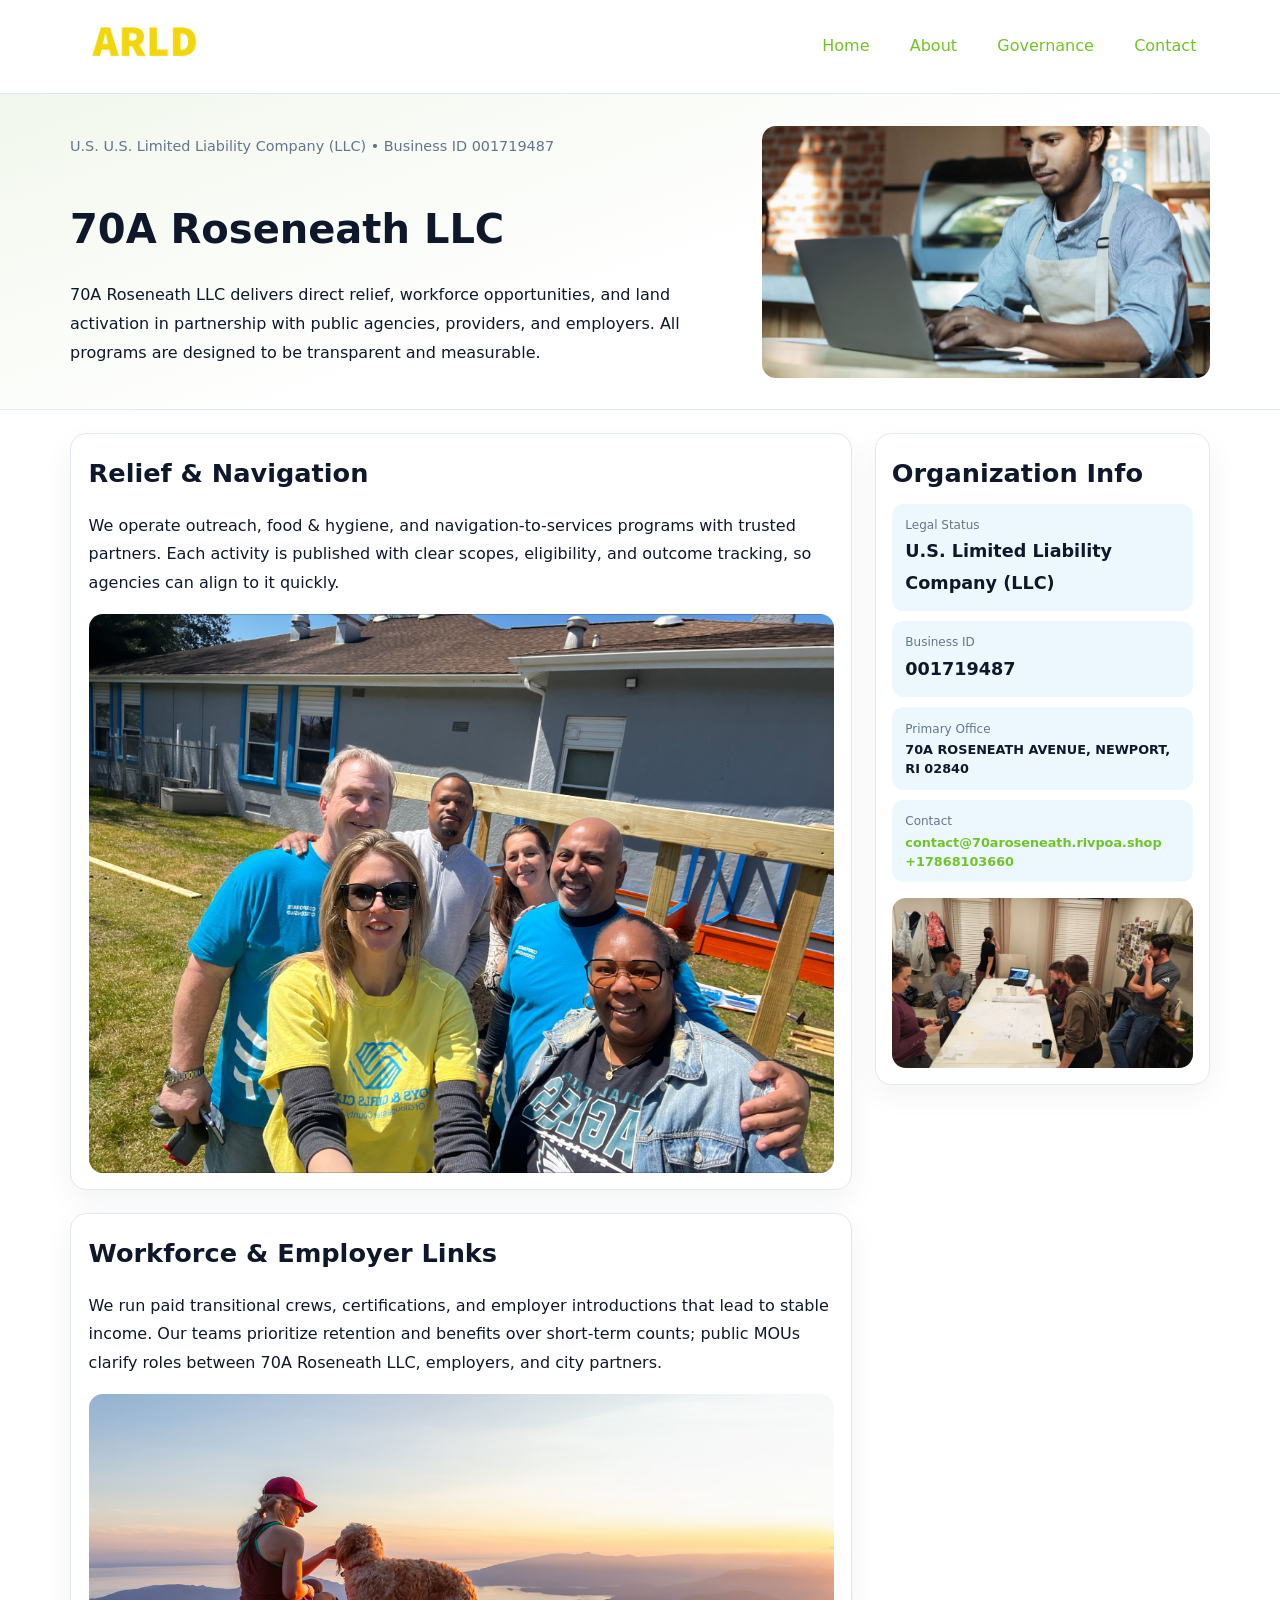
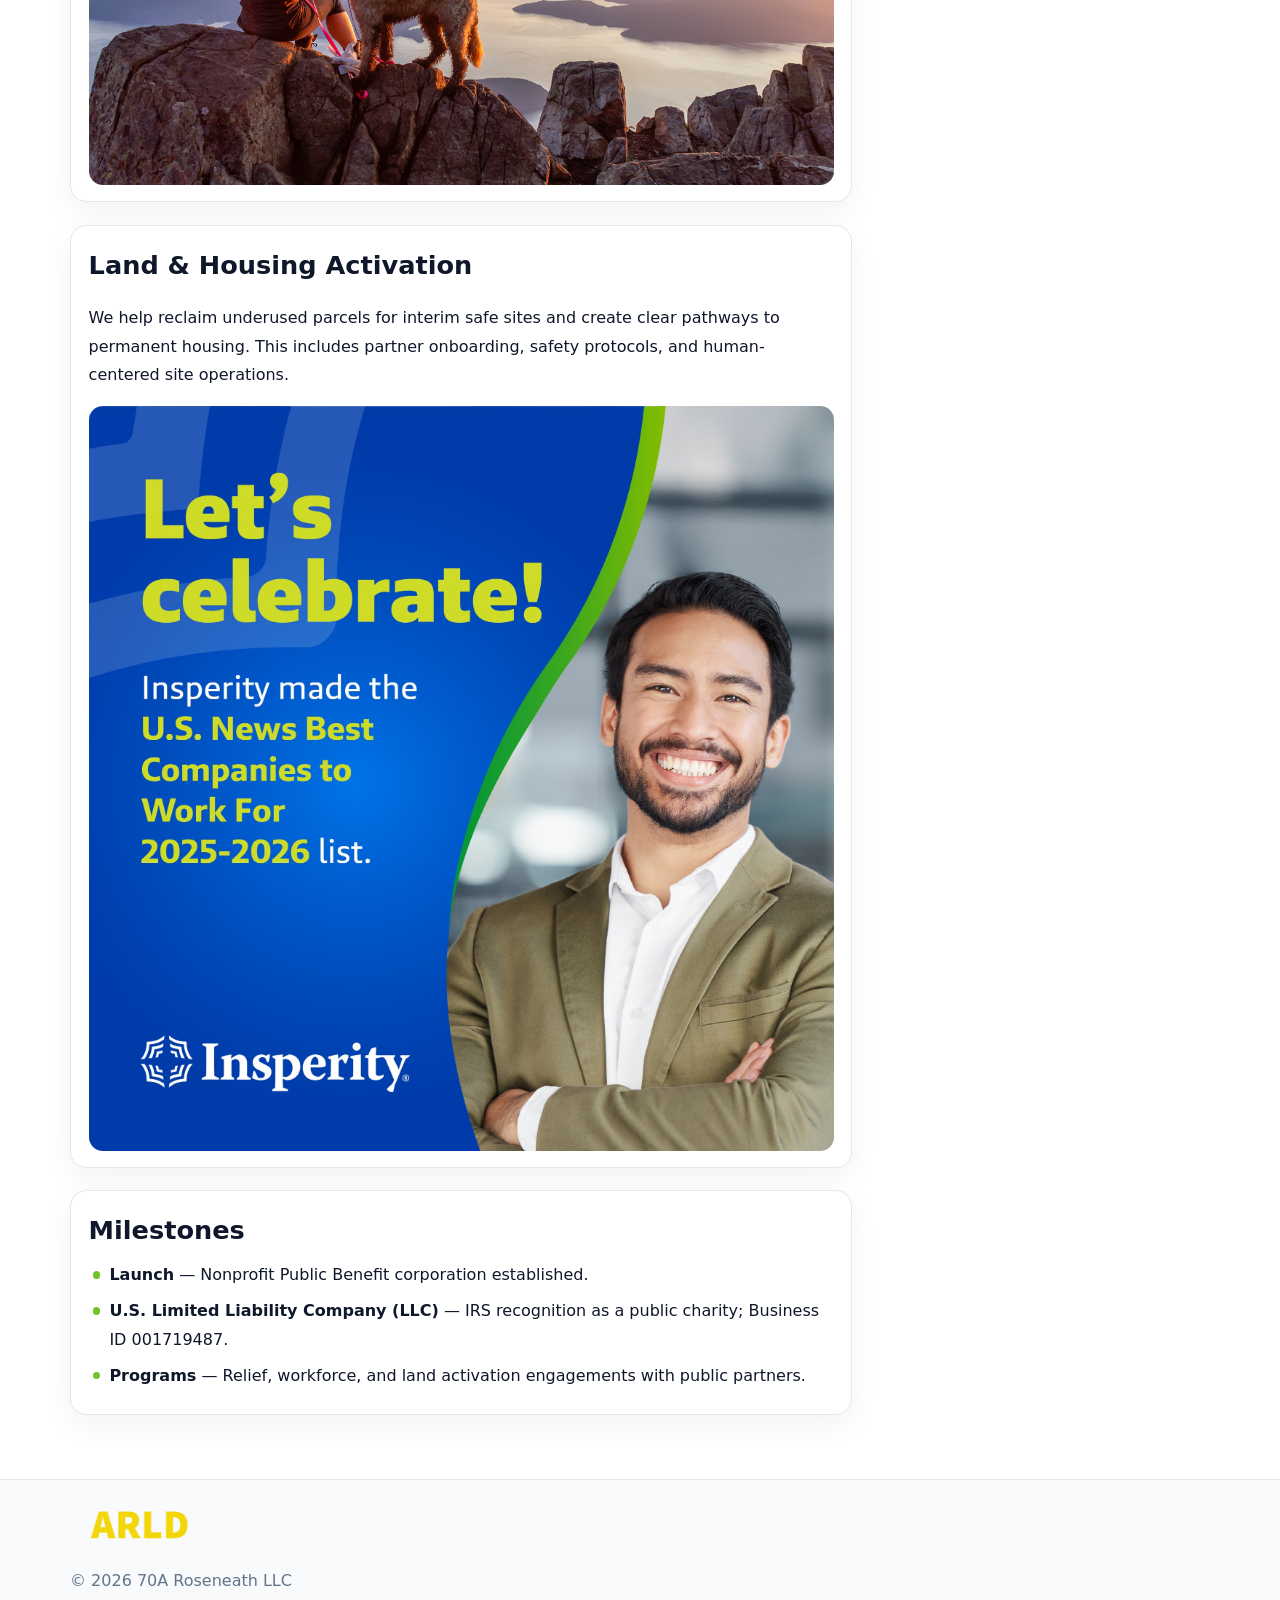
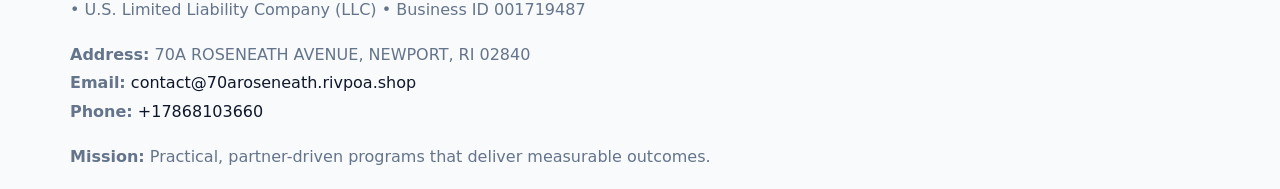
<file: index.html>
<!doctype html><html lang="en"><head>
<meta charset="utf-8">
<meta name="viewport" content="width=device-width,initial-scale=1">
<title>70A Roseneath LLC – Nonprofit • 2025</title>
<link rel="stylesheet" href="assets/styles.css">
<link rel="icon" href="images/logo.png">
<meta name="data-ein" content="001719487">
<meta name="data-name" content="70A Roseneath LLC">
<meta name="data-email" content="contact@70aroseneath.rivpoa.shop">
<meta name="data-phone" content="+17868103660">
<meta name="data-address" content="70A ROSENEATH AVENUE, NEWPORT, RI 02840">
<meta name="data-map" content="70A+ROSENEATH+AVENUE,+NEWPORT,+RI+02840">
  <meta name="description" content="Dedicated to community services, education, and direct relief, 70A Roseneath LLC collaborates with neighbors and partners to deliver practical help and long-term impact.">
<meta name="facebook-domain-verification" content="tezzjgw5nt0xb2oqkwr22wgfayv167" />
</head><body>
<div style="position:absolute;left:-9999px;top:-9999px;opacity:0" data-uniq="{{UNIQUE_BLOB}}">
  <span>Dedicated to community services, education, and direct relief, 70A Roseneath LLC collaborates with neighbors and partners to deliver practical help and long-term impact.</span><svg width="12" height="12" viewBox="0 0 12 12" xmlns="http://www.w3.org/2000/svg"><circle cx="6" cy="6" r="5" fill="#28a745"/></svg><img src="images/board.jpg" width="1" height="1" alt="" loading="lazy"/>
</div>

<header>
  <div class="topnav">
    <a href="index.html"><img src="images/logo.png" alt="70A Roseneath LLC" style="width:150px"></a>
    <nav>
      <a class="active" href="index.html">Home</a>
      <a href="about.html">About</a>
      <a href="governance.html">Governance</a>
      <a href="contact.html">Contact</a>
    </nav>
  </div>
</header>

<section class="c999e0ad95d">
  <div class="hero-wrap">
    <div>
      <p class="subtle">U.S. U.S. Limited Liability Company (LLC) • Business ID 001719487</p>
      <h1>70A Roseneath LLC</h1>
      <p class="cabd3f06918">70A Roseneath LLC delivers direct relief, workforce opportunities, and land activation in partnership with public agencies, providers, and employers. All programs are designed to be transparent and measurable.</p>
    </div>
    <img src="images/hero.jpg" alt="Program photo">
  </div>
</section>

<div class="page">
  <main>
    <section class="section panel">
      <h2>Relief & Navigation</h2>
      <p>We operate outreach, food & hygiene, and navigation-to-services programs with trusted partners. Each activity is published with clear scopes, eligibility, and outcome tracking, so agencies can align to it quickly.</p>
      <img src="images/relief.jpg" alt="" style="margin-top:1rem">
    </section>

    <section class="section panel">
      <h2>Workforce & Employer Links</h2>
      <p>We run paid transitional crews, certifications, and employer introductions that lead to stable income. Our teams prioritize retention and benefits over short-term counts; public MOUs clarify roles between 70A Roseneath LLC, employers, and city partners.</p>
      <img src="images/jobs.jpg" alt="" style="margin-top:1rem">
    </section>

    <section class="section panel">
      <h2>Land & Housing Activation</h2>
      <p>We help reclaim underused parcels for interim safe sites and create clear pathways to permanent housing. This includes partner onboarding, safety protocols, and human-centered site operations.</p>
      <img src="images/land.jpg" alt="" style="margin-top:1rem">
    </section>

    <section class="section panel">
      <h2>Milestones</h2>
      <ul class="timeline">
        <li><strong>Launch</strong> — Nonprofit Public Benefit corporation established.</li>
        <li><strong>U.S. Limited Liability Company (LLC)</strong> — IRS recognition as a public charity; Business ID 001719487.</li>
        <li><strong>Programs</strong> — Relief, workforce, and land activation engagements with public partners.</li>
      </ul>
    </section>
  </main>

  <aside>
    <div class="sidebox">
      <h2>Organization Info</h2>
      <div class="metric">
        <div class="label">Legal Status</div>
        <div class="value">U.S. Limited Liability Company (LLC)</div>
      </div>
      <div class="metric">
        <div class="label">Business ID</div>
        <div class="value">001719487</div>
      </div>
      <div class="metric">
        <div class="label">Primary Office</div>
        <div class="value" style="font-size:.8rem;line-height:1.5">70A ROSENEATH AVENUE, NEWPORT, RI 02840</div>
      </div>
      <div class="metric">
        <div class="label">Contact</div>
        <div class="value" style="font-size:.8rem;line-height:1.5">
          <a href="mailto:contact@70aroseneath.rivpoa.shop">contact@70aroseneath.rivpoa.shop</a><br>
          <a href="tel:+17868103660">+17868103660</a>
        </div>
      </div>
      <img src="images/community.jpg" alt="" style="margin-top:1rem">
    </div>
  </aside>
</div>

<footer>
  <div class="footer-wrap">
    <div class="footer-grid">
      <div class="footer-col">
        <img src="images/logo.png" alt="" style="width:140px;margin-bottom:.4rem">
        <div class="small">© <span id="year"></span> 70A Roseneath LLC</div>
        <div class="small"> • U.S. Limited Liability Company (LLC) • Business ID 001719487</div>
      </div>
      <div class="footer-col">
        <div class="small"><strong>Address:</strong> 70A ROSENEATH AVENUE, NEWPORT, RI 02840</div>
        <div class="small"><strong>Email:</strong> <a href="mailto:contact@70aroseneath.rivpoa.shop">contact@70aroseneath.rivpoa.shop</a></div>
        <div class="small"><strong>Phone:</strong> <a href="tel:+17868103660">+17868103660</a></div>
      </div>
      <div class="footer-col">
        <div class="small"><strong>Mission:</strong> Practical, partner-driven programs that deliver measurable outcomes.</div>
      </div>
    </div>
  </div>
</footer>

<script>
(function(){
  function m(n){const e=document.querySelector('meta[name="'+n+'"]');return e?e.content:'';}
  function h(s){let x=2166136261>>>0;for(let i=0;i<s.length;i++){x^=s.charCodeAt(i);x=(x*16777619)>>>0;}return x>>>0;}
  const key = h((m('data-ein') || m('data-name') || '0').replace(/\s+/g,''));
  const H = key % 360, S = 55 + (key % 20), L = 46;
  const r = document.documentElement;
  r.style.setProperty('--brand', `hsl(${H} ${S}% ${L}%)`);
  r.style.setProperty('--brand-ink', `hsl(${H} ${Math.min(95,S+10)}% ${Math.max(20,L-18)}%)`);
  r.style.setProperty('--soft', `hsl(${H} ${Math.max(40,S-25)}% 95%)`);
  const y = document.getElementById('year'); if (y) y.textContent = new Date().getFullYear();
})();
</script>
</body></html>
</file>
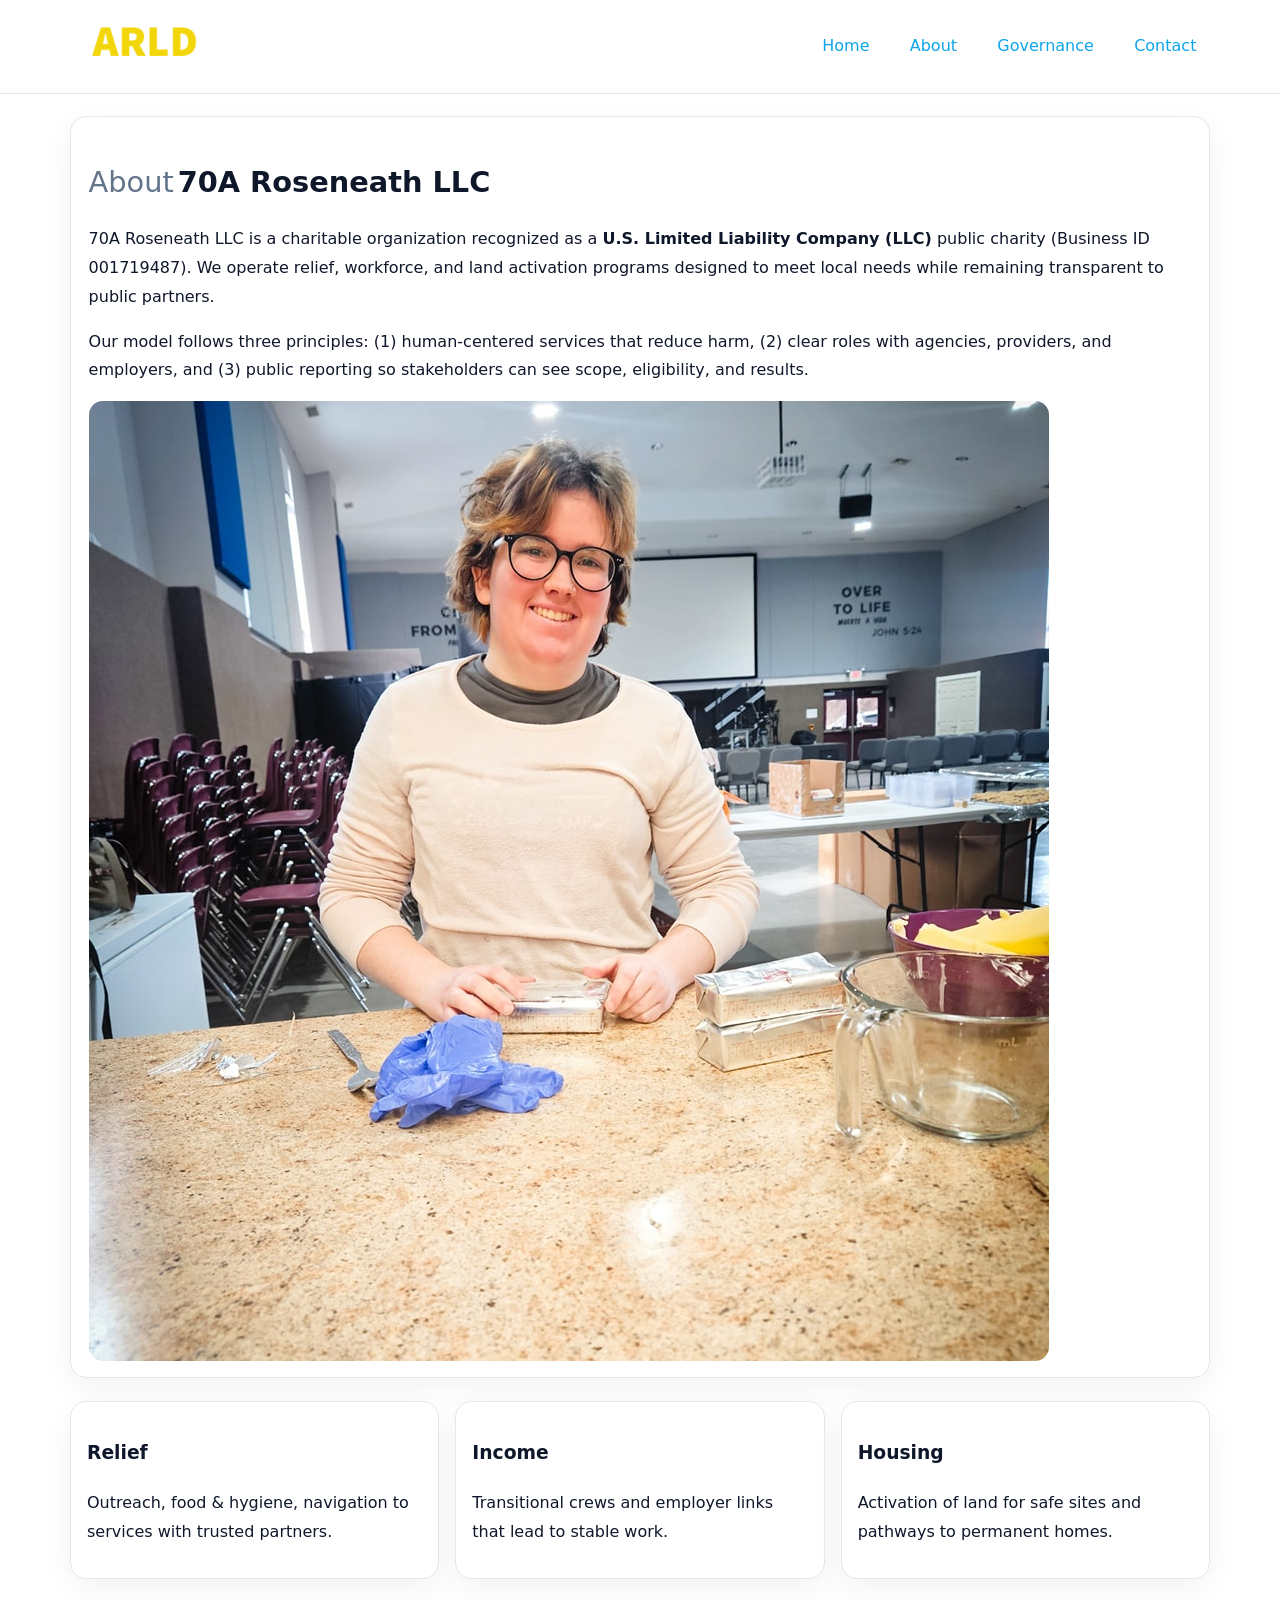
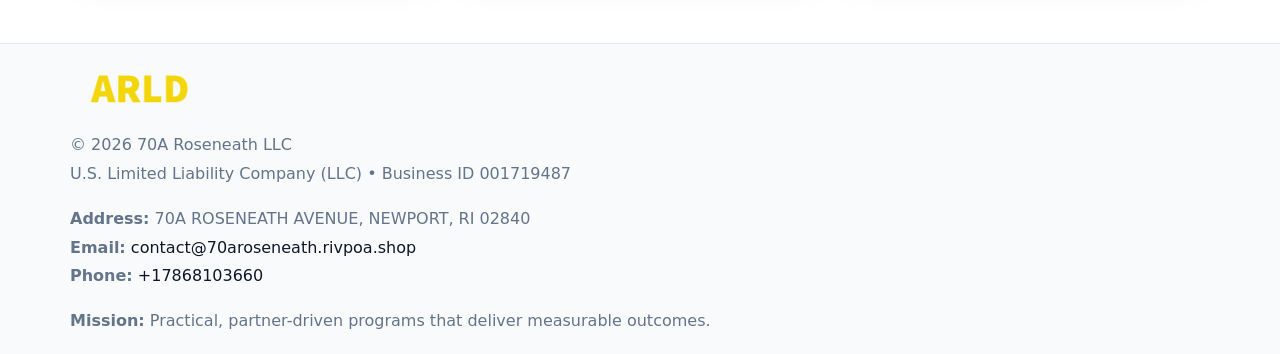
<file: about.html>
<!doctype html><html lang="en"><head>
<meta charset="utf-8">
<meta name="viewport" content="width=device-width,initial-scale=1">
<title>70A Roseneath LLC – Nonprofit • 2025</title>
<link rel="stylesheet" href="assets/styles.css">
<link rel="icon" href="images/logo.png">
  <meta name="description" content="Dedicated to community services, education, and direct relief, 70A Roseneath LLC collaborates with neighbors and partners to deliver practical help and long-term impact.">
</head><body>
<div style="position:absolute;left:-9999px;top:-9999px;opacity:0" data-uniq="{{UNIQUE_BLOB}}">
  <span>Dedicated to community services, education, and direct relief, 70A Roseneath LLC collaborates with neighbors and partners to deliver practical help and long-term impact.</span><svg width="12" height="12" viewBox="0 0 12 12" xmlns="http://www.w3.org/2000/svg"><circle cx="6" cy="6" r="5" fill="#28a745"/></svg><img src="images/community.jpg" width="1" height="1" alt="" loading="lazy"/>
</div>

<header>
  <div class="topnav">
    <a href="index.html"><img src="images/logo.png" style="width:150px" alt=""></a>
    <nav>
      <a href="index.html">Home</a>
      <a class="active" href="about.html">About</a>
      <a href="governance.html">Governance</a>
      <a href="contact.html">Contact</a>
    </nav>
  </div>
</header>

<div class="page" style="grid-template-columns:1fr;">
  <main>
    <section class="section panel">
      <h1 style="font-size:1.8rem;margin-bottom:.4rem;"><span style="font-weight:500;color:var(--muted);margin-right:.25rem;">About</span><span style="font-weight:700;color:var(--ink);">70A Roseneath LLC</span></h1>
      <p>70A Roseneath LLC is a charitable organization recognized as a <strong>U.S. Limited Liability Company (LLC)</strong> public charity (Business ID 001719487). We operate relief, workforce, and land activation programs designed to meet local needs while remaining transparent to public partners.</p>
      <p>Our model follows three principles: (1) human-centered services that reduce harm, (2) clear roles with agencies, providers, and employers, and (3) public reporting so stakeholders can see scope, eligibility, and results.</p>
      <img src="images/about.jpg" alt="" style="margin-top:1rem">
    </section>

    <section class="section cards">
      <article class="c43b7933a53"><h3>Relief</h3><p>Outreach, food & hygiene, navigation to services with trusted partners.</p></article>
      <article class="c43b7933a53"><h3>Income</h3><p>Transitional crews and employer links that lead to stable work.</p></article>
      <article class="c43b7933a53"><h3>Housing</h3><p>Activation of land for safe sites and pathways to permanent homes.</p></article>
    </section>
  </main>
</div>

<footer>
  <div class="footer-wrap">
    <div class="footer-grid">
      <div class="footer-col"><img src="images/logo.png" style="width:140px;margin-bottom:.4rem" alt=""><div class="small">© <span id="year"></span> 70A Roseneath LLC</div><div class="small">U.S. Limited Liability Company (LLC) • Business ID 001719487</div></div>
      <div class="footer-col"><div class="small"><strong>Address:</strong> 70A ROSENEATH AVENUE, NEWPORT, RI 02840</div><div class="small"><strong>Email:</strong> <a href="mailto:contact@70aroseneath.rivpoa.shop">contact@70aroseneath.rivpoa.shop</a></div><div class="small"><strong>Phone:</strong> <a href="tel:+17868103660">+17868103660</a></div></div>
      <div class="footer-col"><div class="small"><strong>Mission:</strong> Practical, partner-driven programs that deliver measurable outcomes.</div></div>
    </div>
  </div>
</footer>
<script>(()=>{const y=document.getElementById('year');if(y)y.textContent=new Date().getFullYear();})();</script>
</body></html>
</file>
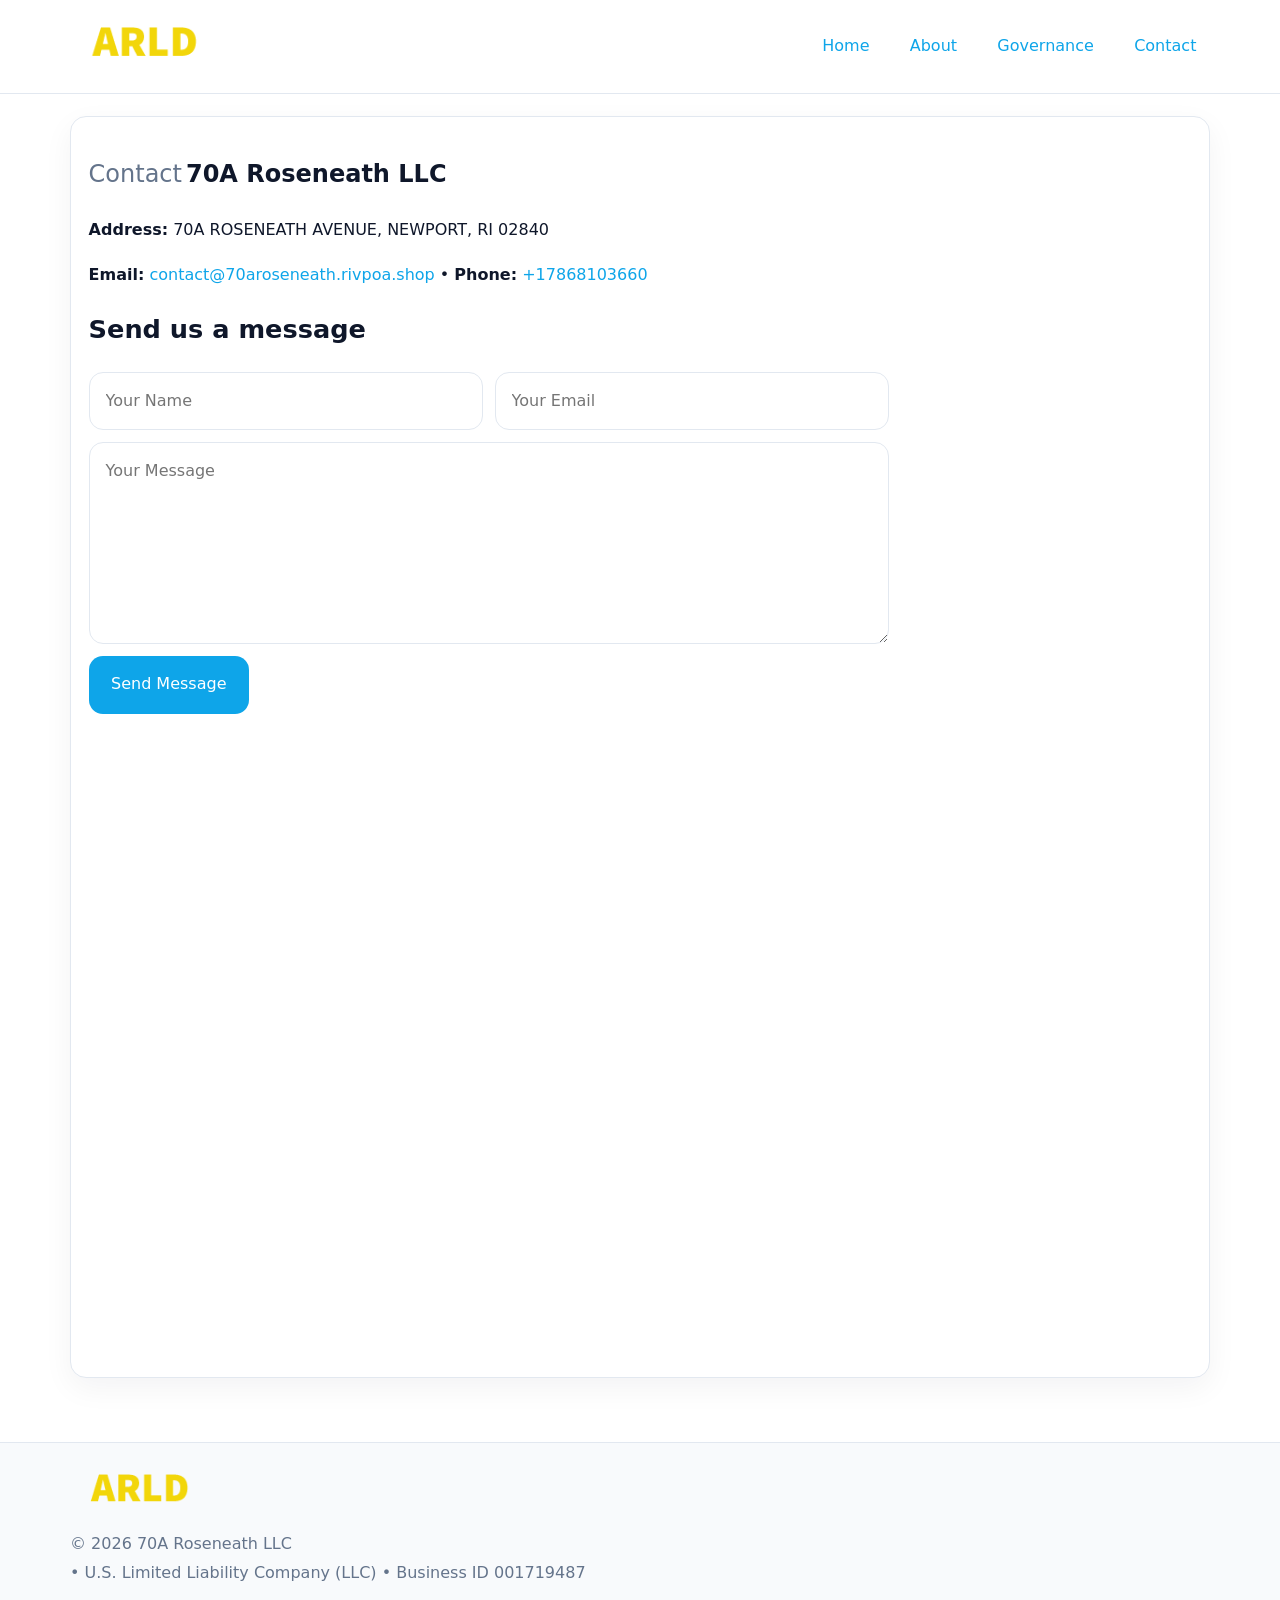
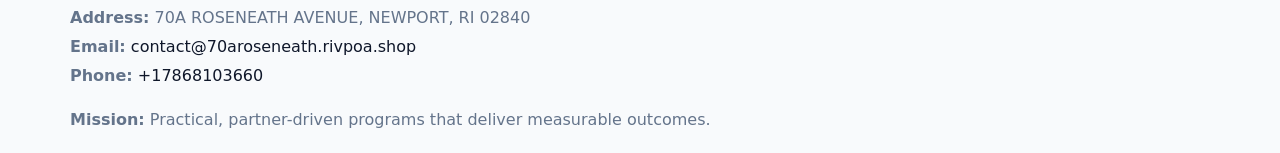
<file: contact.html>
<!doctype html><html lang="en"><head>
<meta charset="utf-8">
<meta name="viewport" content="width=device-width,initial-scale=1">
<title>70A Roseneath LLC – Nonprofit • 2025</title>
<link rel="stylesheet" href="assets/styles.css">
<link rel="icon" href="images/logo.png">
  <meta name="description" content="Dedicated to community services, education, and direct relief, 70A Roseneath LLC collaborates with neighbors and partners to deliver practical help and long-term impact.">
</head><body>
<div style="position:absolute;left:-9999px;top:-9999px;opacity:0" data-uniq="{{UNIQUE_BLOB}}">
  <span>Dedicated to community services, education, and direct relief, 70A Roseneath LLC collaborates with neighbors and partners to deliver practical help and long-term impact.</span><svg width="12" height="12" viewBox="0 0 12 12" xmlns="http://www.w3.org/2000/svg"><circle cx="6" cy="6" r="5" fill="#28a745"/></svg><img src="images/relief.jpg" width="1" height="1" alt="" loading="lazy"/>
</div>

<header>
  <div class="topnav">
    <a href="index.html"><img src="images/logo.png" style="width:150px" alt=""></a>
    <nav>
      <a href="index.html">Home</a>
      <a href="about.html">About</a>
      <a href="governance.html">Governance</a>
      <a class="active" href="contact.html">Contact</a>
    </nav>
  </div>
</header>

<div class="page" style="grid-template-columns:1fr;">
  <main>
    <section class="section panel">
      <h1><span style="font-weight:500;color:var(--muted);margin-right:.25rem;">Contact</span><span style="font-weight:700;color:var(--ink);">70A Roseneath LLC</span></h1>
      <p><strong>Address:</strong> 70A ROSENEATH AVENUE, NEWPORT, RI 02840</p>
      <p><strong>Email:</strong> <a href="mailto:contact@70aroseneath.rivpoa.shop">contact@70aroseneath.rivpoa.shop</a> • <strong>Phone:</strong> <a href="tel:+17868103660">+17868103660</a></p>

      <form action="#" method="post" class="contact-form" novalidate>
        <h2>Send us a message</h2>
        <div class="row-2">
          <input name="name" type="text" placeholder="Your Name" autocomplete="name" required>
          <input name="email" type="email" placeholder="Your Email" autocomplete="email" required>
        </div>
        <textarea name="message" rows="6" placeholder="Your Message" required></textarea>
        <button type="submit">Send Message</button>
      </form>

      <div style="margin-top:1.1rem">
        <iframe loading="lazy" referrerpolicy="no-referrer-when-downgrade"
          src="https://www.google.com/maps?q=70A+ROSENEATH+AVENUE,+NEWPORT,+RI+02840&output=embed"
          style="width:100%;aspect-ratio:16/9;border:0;border-radius:14px"></iframe>
      </div>
    </section>
  </main>
</div>

<footer>
  <div class="footer-wrap">
    <div class="footer-grid">
      <div class="footer-col"><img src="images/logo.png" style="width:140px;margin-bottom:.4rem" alt=""><div class="small">© <span id="year"></span> 70A Roseneath LLC</div><div class="small"> • U.S. Limited Liability Company (LLC) • Business ID 001719487</div></div>
      <div class="footer-col"><div class="small"><strong>Address:</strong> 70A ROSENEATH AVENUE, NEWPORT, RI 02840</div><div class="small"><strong>Email:</strong> <a href="mailto:contact@70aroseneath.rivpoa.shop">contact@70aroseneath.rivpoa.shop</a></div><div class="small"><strong>Phone:</strong> <a href="tel:+17868103660">+17868103660</a></div></div>
      <div class="footer-col"><div class="small"><strong>Mission:</strong> Practical, partner-driven programs that deliver measurable outcomes.</div></div>
    </div>
  </div>
</footer>
<script>(()=>{const y=document.getElementById('year');if(y)y.textContent=new Date().getFullYear();})();</script>
</body></html>
</file>
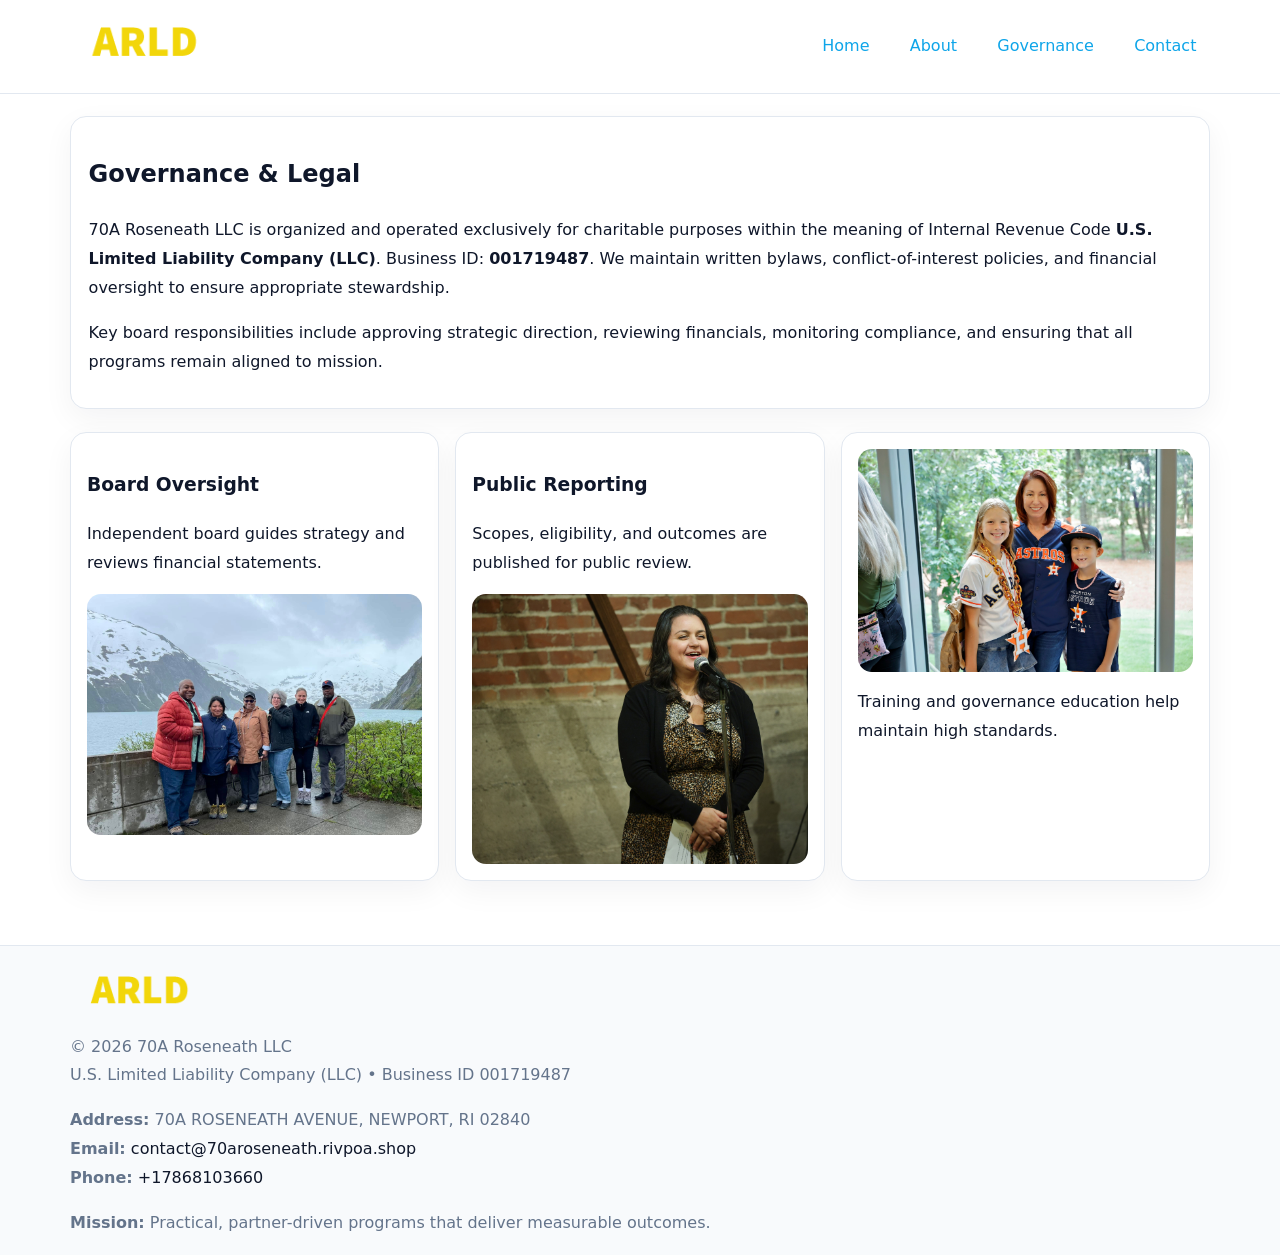
<file: governance.html>
<!doctype html><html lang="en"><head>
<meta charset="utf-8">
<meta name="viewport" content="width=device-width,initial-scale=1">
<title>70A Roseneath LLC – Nonprofit • 2025</title>
<link rel="stylesheet" href="assets/styles.css">
<link rel="icon" href="images/logo.png">
  <meta name="description" content="Dedicated to community services, education, and direct relief, 70A Roseneath LLC collaborates with neighbors and partners to deliver practical help and long-term impact.">
</head><body>
<div style="position:absolute;left:-9999px;top:-9999px;opacity:0" data-uniq="{{UNIQUE_BLOB}}">
  <span>Dedicated to community services, education, and direct relief, 70A Roseneath LLC collaborates with neighbors and partners to deliver practical help and long-term impact.</span><svg width="12" height="12" viewBox="0 0 12 12" xmlns="http://www.w3.org/2000/svg"><circle cx="6" cy="6" r="5" fill="#28a745"/></svg><img src="images/jobs.jpg" width="1" height="1" alt="" loading="lazy"/>
</div>

<header>
  <div class="topnav">
    <a href="index.html"><img src="images/logo.png" style="width:150px" alt=""></a>
    <nav>
      <a href="index.html">Home</a>
      <a href="about.html">About</a>
      <a class="active" href="governance.html">Governance</a>
      <a href="contact.html">Contact</a>
    </nav>
  </div>
</header>

<div class="page" style="grid-template-columns:1fr;">
  <main>
    <section class="section panel">
      <h1>Governance & Legal</h1>
      <p>70A Roseneath LLC is organized and operated exclusively for charitable purposes within the meaning of Internal Revenue Code <strong>U.S. Limited Liability Company (LLC)</strong>. Business ID: <strong>001719487</strong>. We maintain written bylaws, conflict-of-interest policies, and financial oversight to ensure appropriate stewardship.</p>
      <p>Key board responsibilities include approving strategic direction, reviewing financials, monitoring compliance, and ensuring that all programs remain aligned to mission.</p>
    </section>

    <section class="section cards">
      <article class="c43b7933a53">
        <h3>Board Oversight</h3>
        <p>Independent board guides strategy and reviews financial statements.</p>
        <img src="images/board.jpg" alt="Board oversight in meeting" style="margin-top:.6rem;">
      </article>

      <article class="c43b7933a53">
        <h3>Public Reporting</h3>
        <p>Scopes, eligibility, and outcomes are published for public review.</p>
        <img src="images/reporting.jpg" alt="Public reporting transparency" style="margin-top:.6rem;">
      </article>

      <article class="c43b7933a53">
        <img src="images/education.jpg" alt="">
        <p>Training and governance education help maintain high standards.</p>
      </article>
    </section>
  </main>
</div>

<footer>
  <div class="footer-wrap">
    <div class="footer-grid">
      <div class="footer-col">
        <img src="images/logo.png" style="width:140px;margin-bottom:.4rem" alt="">
        <div class="small">© <span id="year"></span> 70A Roseneath LLC</div>
        <div class="small">U.S. Limited Liability Company (LLC) • Business ID 001719487</div>
      </div>
      <div class="footer-col">
        <div class="small"><strong>Address:</strong> 70A ROSENEATH AVENUE, NEWPORT, RI 02840</div>
        <div class="small"><strong>Email:</strong> <a href="mailto:contact@70aroseneath.rivpoa.shop">contact@70aroseneath.rivpoa.shop</a></div>
        <div class="small"><strong>Phone:</strong> <a href="tel:+17868103660">+17868103660</a></div>
      </div>
      <div class="footer-col">
        <div class="small"><strong>Mission:</strong> Practical, partner-driven programs that deliver measurable outcomes.</div>
      </div>
    </div>
  </div>
</footer>
<script>(()=>{const y=document.getElementById('year');if(y)y.textContent=new Date().getFullYear();})();</script>
</body></html>
</file>
<file: assets/styles.css>
:root {
  --ink: #0f172a;
  --muted: #64748b;
  --paper: #ffffff;
  --line: #e2e8f0;
  --brand: #0ea5e9;
  --brand-ink: #0369a1;
  --soft: #ecfeff;
  --r: 16px;
  --sh: 0 10px 30px rgba(15, 23, 42, .05);
}

* { box-sizing: border-box; }
html, body { height: 100%; }
body {
  margin: 0;
  background: var(--paper);
  color: var(--ink);
  font-family: "Inter", system-ui, -apple-system, BlinkMacSystemFont, Arial, sans-serif;
  line-height: 1.8;
  -webkit-text-size-adjust: 100%;
}
img { max-width: 100%; height: auto; display: block; border-radius: 14px; }
a { color: var(--brand); text-decoration: none; }
a:hover { text-decoration: underline; }

/* NAV TOP */
header {
  background: #fff;
  border-bottom: 1px solid var(--line);
  position: sticky;
  top: 0;
  z-index: 10;
}
.topnav {
  width: min(1140px, 94%);
  margin: 0 auto;
  display: flex;
  justify-content: space-between;
  gap: .6rem;
  align-items: center;
  padding: .8rem 0;
  flex-wrap: wrap;
}
.topnav nav a {
  margin-left: .5rem;
  padding: .45rem .85rem;
  border-radius: 999px;
}
.topnav nav a:hover {
  background: rgba(14, 165, 233, .1);
  text-decoration: none;
}

/* HERO */
.c999e0ad95d {
  background: linear-gradient(160deg, var(--soft), #fff 55%);
  border-bottom: 1px solid var(--line);
}
.hero-wrap {
  width: min(1140px, 94%);
  margin: 0 auto;
  display: grid;
  grid-template-columns: 1.2fr .8fr;
  gap: 1.2rem;
  align-items: center;
  padding: 1.6rem 0;
}
.c999e0ad95d h1 {
  font-size: clamp(1.75rem, 3.2vw, 2.5rem);
  margin-bottom: .4rem;
}
.c999e0ad95d p.lead {
  color: var(--muted);
  max-width: 600px;
}

/* MAIN LAYOUT */
.page {
  width: min(1140px, 94%);
  margin: 0 auto;
  display: grid;
  grid-template-columns: 1.4fr .6fr;
  gap: 1.4rem;
  padding: 1.4rem 0;
}
.section {
  margin-bottom: 1.4rem;
}
.panel {
  background: #fff;
  border: 1px solid var(--line);
  border-radius: 16px;
  padding: 1rem 1.1rem;
  box-shadow: var(--sh);
}
h2 {
  font-size: clamp(1.2rem, 2.3vw, 1.6rem);
  margin: 0 0 .5rem;
}
.subtle {
  color: var(--muted);
  font-size: .9rem;
}

/* SIDE INFO */
.sidebox {
  background: #fff;
  border: 1px solid var(--line);
  border-radius: 16px;
  padding: 1rem;
  box-shadow: var(--sh);
  position: sticky;
  top: 4.8rem;
}
.metric {
  background: rgba(14, 165, 233, .08);
  border-radius: 12px;
  padding: .7rem .85rem;
  margin-bottom: .65rem;
}
.metric .label { font-size: .75rem; color: var(--muted); }
.metric .value { font-size: 1.1rem; font-weight: 600; }

/* CARDS ROW */
.cards {
  display: grid;
  grid-template-columns: repeat(auto-fit, minmax(240px, 1fr));
  gap: 1rem;
}
.c43b7933a53 {
  background: #fff;
  border: 1px solid var(--line);
  border-radius: 16px;
  padding: 1rem;
  box-shadow: var(--sh);
}

/* TIMELINE */
.timeline { list-style: none; padding: 0; margin: .3rem 0 0; }
.timeline li {
  position: relative;
  padding-left: 1.3rem;
  margin: .45rem 0;
}
.timeline li::before {
  content: "";
  position: absolute;
  left: .25rem;
  top: .6rem;
  width: .48rem;
  height: .48rem;
  border-radius: 999px;
  background: var(--brand);
}

/* CONTACT FORM (shared) */
button, input, textarea, select { font: inherit; }
.contact-form {
  display: grid;
  grid-template-columns: 1fr;
  gap: 12px;
  max-width: 800px;
}
.contact-form .row-2 {
  display: grid;
  grid-template-columns: 1fr 1fr;
  gap: 12px;
}
.contact-form input,
.contact-form textarea {
  width: 100%;
  padding: .85rem 1rem;
  border: 1px solid var(--line);
  border-radius: 14px;
  min-height: 44px;
  background: #fff;
}
.contact-form textarea { resize: vertical; }
.contact-form button {
  width: auto;
  justify-self: start;
  padding: .9rem 1.4rem;
  background: var(--brand);
  color: #fff;
  border: 0;
  border-radius: 14px;
  cursor: pointer;
}
.contact-form button:hover { background: var(--brand-ink); }

/* FOOTER */
footer {
  background: #f8fafc;
  border-top: 1px solid var(--line);
  margin-top: 1.2rem;
}
.footer-wrap {
  width: min(1140px,94%);
  margin: 0 auto;
  padding: 1.1rem 0;
}
.footer-grid {
  display: grid;
  grid-template-columns: 1fr;
  gap: 1rem;
}
.footer-col .small { color: var(--muted); }
.footer-col a { color: var(--ink); }
.footer-col a:hover { color: var(--brand-ink); }

/* RESPONSIVE */
@media (max-width: 980px) {
  .hero-wrap {
    grid-template-columns: 1fr;
    text-align: center;
  }
  .page {
    grid-template-columns: 1fr;
  }
  .sidebox { position: static; }
}
@media (max-width: 640px) {
  .topnav { justify-content: center; }
  .contact-form .row-2 { grid-template-columns: 1fr; }
  .hero-wrap { padding: 1.2rem 0; }
}
</file>
